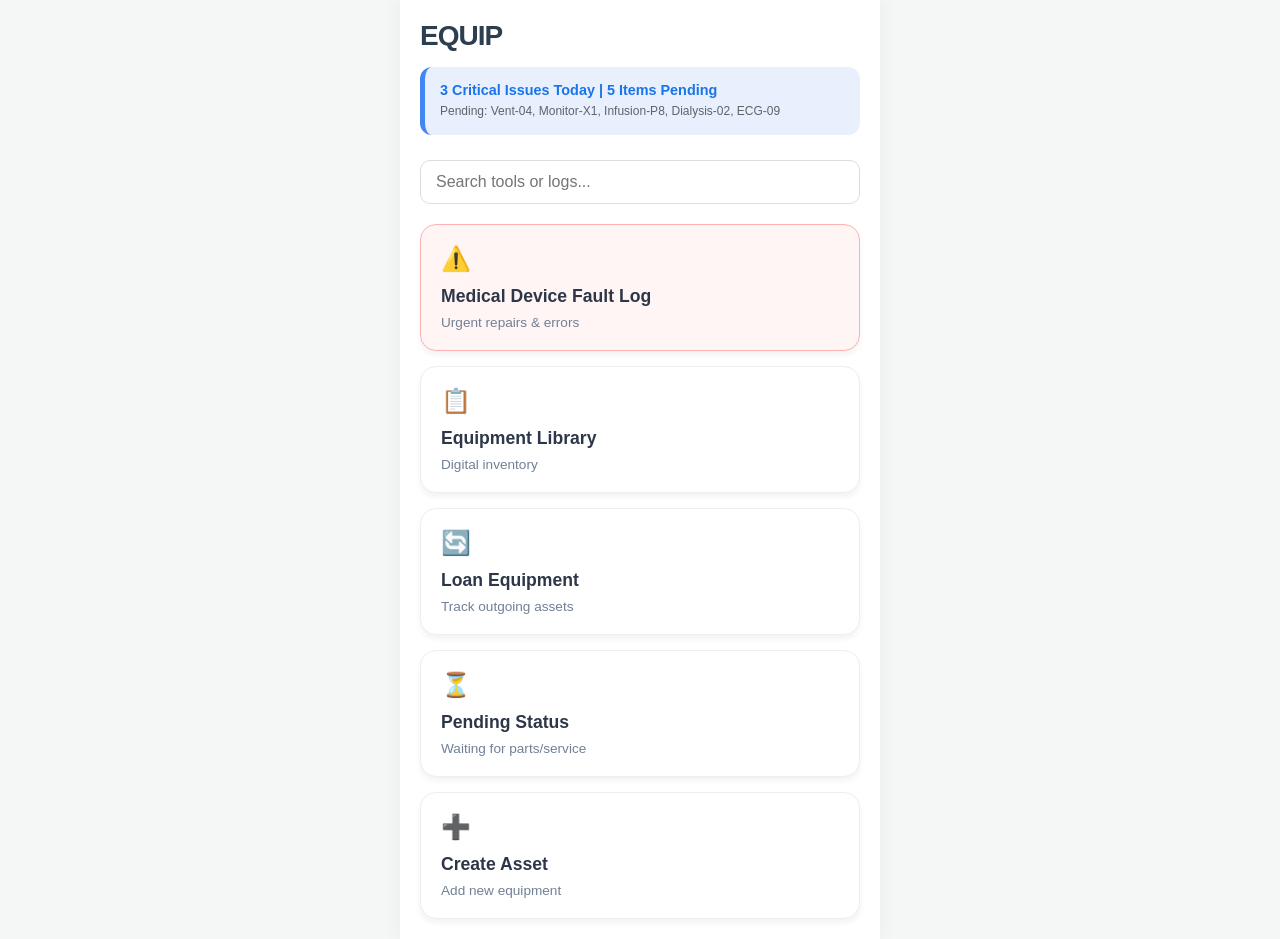
<file: index.html>
<!DOCTYPE html>
<html lang="en">
<head>
    <meta charset="UTF-8">
    <meta name="viewport" content="width=device-width, initial-scale=1.0">
    <title>EQUIP - Biomedical Dashboard</title>
    <link rel="stylesheet" href="style.css">
</head>
<body>

    <div class="app-container">
        <header>
            <h1>EQUIP</h1>
            <div class="status-bar">
                <p class="status-main">3 Critical Issues Today | 5 Items Pending</p>
                <p class="status-details">Pending: Vent-04, Monitor-X1, Infusion-P8, Dialysis-02, ECG-09</p>
            </div>
        </header>

        <section class="search-container">
            <input type="text" id="searchInput" placeholder="Search tools or logs..." onkeyup="filterCards()">
        </section>

        <main class="grid-container" id="cardGrid">
            
            <a href="fault_log.html" class="card critical" data-name="medical device fault log">
                <div class="icon">⚠️</div>
                <h3>Medical Device Fault Log</h3>
                <p>Urgent repairs & errors</p>
            </a>

           <a href="equipment.html" class="card">
    <div class="icon">📋</div>
    <h3>Equipment Library</h3>
    <p>Digital inventory</p>
</a>

            <a href="loan.html" class="card" data-name="loan equipment">
                <div class="icon">🔄</div>
                <h3>Loan Equipment</h3>
                <p>Track outgoing assets</p>
            </a>

            <a href="pending.html" class="card" data-name="pending status">
                <div class="icon">⏳</div>
                <h3>Pending Status</h3>
                <p>Waiting for parts/service</p>
            </a>

            <a href="create_asset.html" class="card" data-name="create asset">
                <div class="icon">➕</div>
                <h3>Create Asset</h3>
                <p>Add new equipment</p>
            </a>

        </main>
    </div>

    <script src="script.js"></script>
</body>
</html>
</file>
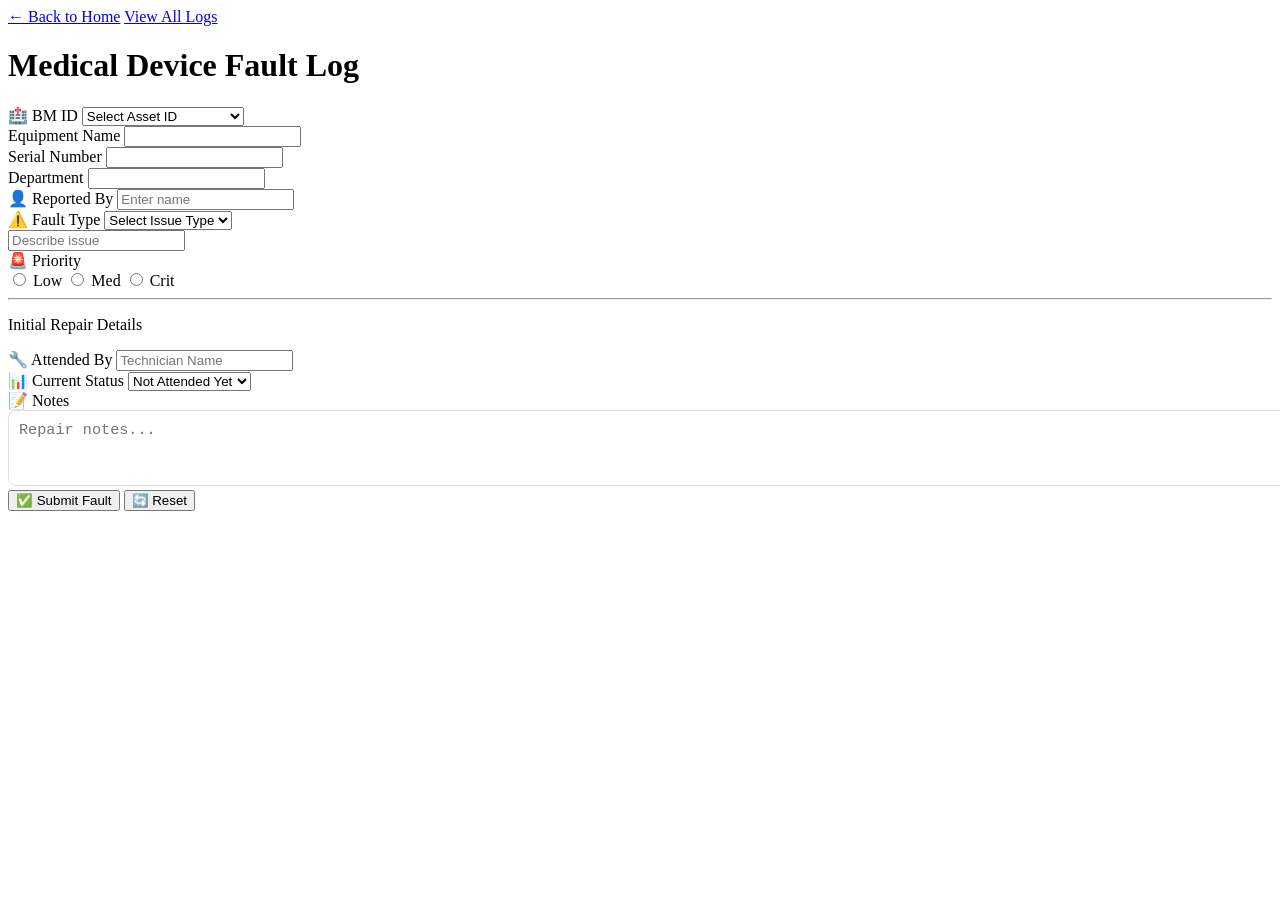
<file: fault_log.html>
<!DOCTYPE html>
<html lang="en">
<head>
    <meta charset="UTF-8">
    <meta name="viewport" content="width=device-width, initial-scale=1.0">
    <title>EQUIP - Fault Log</title>
    <link rel="stylesheet" href="fault_style.css">
</head>
<body>
    <div class="app-container">
        <header>
            <div class="header-top">
                <a href="index.html" class="back-btn">← Back to Home</a>
                <a href="view_logs.html" class="nav-link">View All Logs</a>
            </div>
            <h1>Medical Device Fault Log</h1>
        </header>

        <section class="form-container">
            <form id="faultForm">
                <div class="input-group">
                    <label for="bmId">🏥 BM ID</label>
                    <select id="bmId" required>
                        <option value="">Select Asset ID</option>
                        <option value="BM001">BM001 - Ventilator</option>
                        <option value="BM002">BM002 - Infusion Pump</option>
                        <option value="BM003">BM003 - ECG Machine</option>
                    </select>
                </div>

                <div class="readonly-grid">
                    <div class="input-group">
                        <label>Equipment Name</label>
                        <input type="text" id="equipName" readonly>
                    </div>
                    <div class="input-group">
                        <label>Serial Number</label>
                        <input type="text" id="serialNum" readonly>
                    </div>
                </div>

                <div class="input-group">
                    <label>Department</label>
                    <input type="text" id="dept" readonly>
                </div>

                <div class="input-group">
                    <label>👤 Reported By</label>
                    <input type="text" id="reportedBy" required placeholder="Enter name">
                </div>

                <div class="input-group">
                    <label for="faultType">⚠️ Fault Type</label>
                    <select id="faultType" required>
                        <option value="">Select Issue Type</option>
                        <option value="Power Issue">Power Issue</option>
                        <option value="Display Error">Display Error</option>
                        <option value="Alarm Failure">Alarm Failure</option>
                        <option value="Calibration Issue">Calibration Issue</option>
                        <option value="Other">Other</option>
                    </select>
                </div>

                <div class="input-group hidden" id="otherIssueContainer">
                    <input type="text" id="otherIssue" placeholder="Describe issue">
                </div>

                <div class="input-group">
                    <label>🚨 Priority</label>
                    <div class="priority-selector">
                        <label class="p-btn low"><input type="radio" name="priority" value="Low" required> Low</label>
                        <label class="p-btn med"><input type="radio" name="priority" value="Medium"> Med</label>
                        <label class="p-btn crit"><input type="radio" name="priority" value="Critical"> Crit</label>
                    </div>
                </div>

                <hr>
                <p class="section-divider">Initial Repair Details</p>

                <div class="input-group">
                    <label>🔧 Attended By</label>
                    <input type="text" id="attendedBy" placeholder="Technician Name">
                </div>

                <div class="input-group">
                    <label>📊 Current Status</label>
                    <select id="currentStatus">
                        <option value="Not Attended Yet">Not Attended Yet</option>
                        <option value="Incomplete">Incomplete</option>
                        <option value="Completed">Completed</option>
                    </select>
                </div>

                <div class="input-group">
                    <label>📝 Notes</label>
                    <textarea id="notes" rows="3" placeholder="Repair notes..."></textarea>
                </div>

                <div class="button-group">
                    <button type="submit" class="btn-submit">✅ Submit Fault</button>
                    <button type="reset" class="btn-reset" id="resetBtn">🔄 Reset</button>
                </div>
            </form>
        </section>
    </div>
    <script src="fault_script.js"></script>
</body>
</html>
</file>
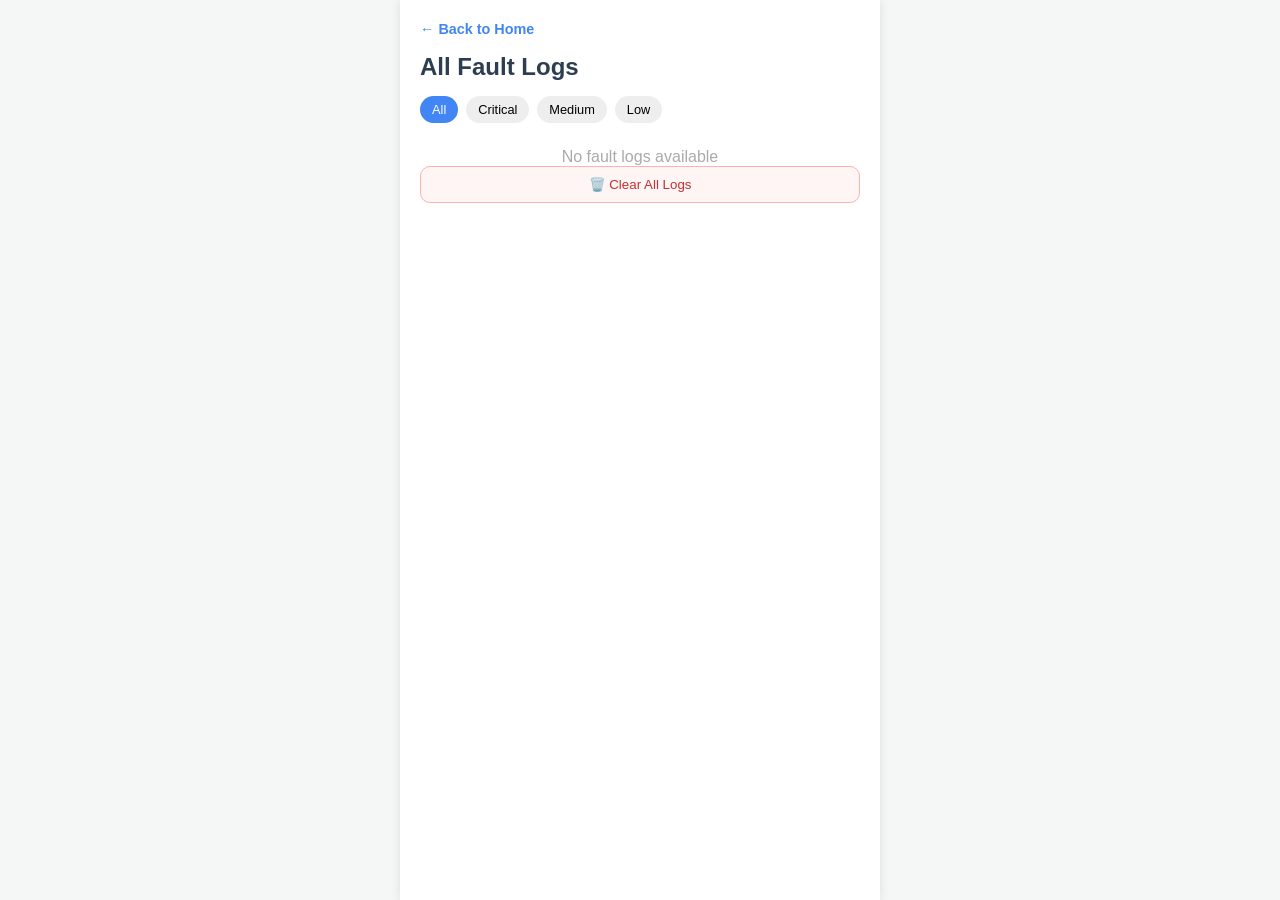
<file: view_logs.html>
<!DOCTYPE html>
<html lang="en">
<head>
    <meta charset="UTF-8">
    <meta name="viewport" content="width=device-width, initial-scale=1.0">
    <title>EQUIP - View Logs</title>
    <link rel="stylesheet" href="view_style.css">
</head>
<body>
    <div class="app-container">
        <header>
            <a href="index.html" class="back-btn">← Back to Home</a>
            <h1>All Fault Logs</h1>
            
            <div class="filter-bar">
                <button class="filter-btn active" data-filter="All">All</button>
                <button class="filter-btn" data-filter="Critical">Critical</button>
                <button class="filter-btn" data-filter="Medium">Medium</button>
                <button class="filter-btn" data-filter="Low">Low</button>
            </div>
        </header>

        <main id="logDisplayContainer">
            </main>

        <div class="footer-actions">
            <button id="clearAllBtn" class="btn-clear">🗑️ Clear All Logs</button>
        </div>
    </div>

    <div id="editModal" class="modal hidden">
        <div class="modal-content">
            <h3>Update Repair Status</h3>
            <input type="hidden" id="editId">
            <label>Attended By:</label>
            <input type="text" id="editAttendedBy">
            <label>Status:</label>
            <select id="editStatus">
                <option value="Not Attended Yet">Not Attended Yet</option>
                <option value="Incomplete">Incomplete</option>
                <option value="Completed">Completed</option>
            </select>
            <label>Notes:</label>
            <textarea id="editNotes"></textarea>
            <div class="modal-btns">
                <button onclick="saveEdit()" class="btn-submit">Save Changes</button>
                <button onclick="closeModal()" class="btn-reset">Cancel</button>
            </div>
        </div>
    </div>

    <script src="view_script.js"></script>
</body>
</html>
</file>
<file: style.css>
/* General Reset */
* {
    margin: 0;
    padding: 0;
    box-sizing: border-box;
    font-family: 'Segoe UI', Roboto, Helvetica, Arial, sans-serif;
}

body {
    background-color: #f4f7f6; /* Soft grey/off-white */
    color: #333;
    display: flex;
    justify-content: center;
    min-height: 100vh;
}

.app-container {
    width: 100%;
    max-width: 480px; /* Mobile style width */
    background-color: #ffffff;
    min-height: 100vh;
    padding: 20px;
    box-shadow: 0 0 20px rgba(0,0,0,0.05);
}

/* Header & Status */
header {
    margin-bottom: 25px;
}

h1 {
    font-size: 28px;
    font-weight: 800;
    color: #2c3e50;
    letter-spacing: -1px;
    margin-bottom: 15px;
}

.status-bar {
    background-color: #e8f0fe;
    padding: 15px;
    border-radius: 12px;
    border-left: 5px solid #4285f4;
}

.status-main {
    font-weight: bold;
    color: #1a73e8;
    margin-bottom: 5px;
    font-size: 0.9rem;
}

.status-details {
    font-size: 0.75rem;
    color: #5f6368;
    line-height: 1.4;
}

/* Search Bar */
.search-container {
    margin-bottom: 20px;
}

#searchInput {
    width: 100%;
    padding: 12px 15px;
    border-radius: 10px;
    border: 1px solid #ddd;
    outline: none;
    transition: 0.3s;
    font-size: 1rem;
}

#searchInput:focus {
    border-color: #4285f4;
    box-shadow: 0 0 8px rgba(66, 133, 244, 0.2);
}

/* Dashboard Grid */
.grid-container {
    display: grid;
    grid-template-columns: 1fr;
    gap: 15px;
}

/* Card Design */
.card {
    text-decoration: none;
    color: inherit;
    background: white;
    padding: 20px;
    border-radius: 16px;
    display: flex;
    flex-direction: column;
    gap: 8px;
    box-shadow: 0 4px 6px rgba(0,0,0,0.05);
    transition: transform 0.2s ease, box-shadow 0.2s ease;
    border: 1px solid #eee;
}

.card:hover {
    transform: scale(1.02);
    box-shadow: 0 8px 15px rgba(0,0,0,0.1);
}

.card:active {
    transform: scale(0.98);
}

.card.critical {
    background-color: #fff5f5;
    border: 1px solid #feb2b2;
}

.card.critical .icon {
    color: #e53e3e;
}

.icon {
    font-size: 24px;
    margin-bottom: 5px;
}

.card h3 {
    font-size: 1.1rem;
    color: #2d3748;
}

.card p {
    font-size: 0.85rem;
    color: #718096;
}
</file>
<file: fault_style.css>
/* ... [Previous CSS from above] ... */

.view-all-link {
    display: block;
    margin-top: 5px;
    font-size: 0.85rem;
    color: #4285f4;
    text-decoration: none;
    font-weight: bold;
}

textarea {
    width: 100%;
    padding: 10px;
    border-radius: 8px;
    border: 1px solid #ddd;
    font-size: 0.95rem;
    resize: none;
}

.log-card .status-badge {
    display: inline-block;
    padding: 2px 8px;
    border-radius: 4px;
    font-size: 0.7rem;
    font-weight: bold;
    text-transform: uppercase;
    background: #eee;
    margin-top: 5px;
}
</file>
<file: view_style.css>
* { margin: 0; padding: 0; box-sizing: border-box; font-family: 'Segoe UI', sans-serif; }
body { background: #f4f7f6; display: flex; justify-content: center; min-height: 100vh; }
.app-container { width: 100%; max-width: 480px; background: white; padding: 20px; box-shadow: 0 0 10px rgba(0,0,0,0.1); }

h1 { font-size: 1.5rem; margin: 15px 0; color: #2c3e50; }
.back-btn { text-decoration: none; color: #4285f4; font-weight: bold; font-size: 0.9rem; }

/* Filter Buttons */
.filter-bar { display: flex; gap: 8px; margin-bottom: 20px; overflow-x: auto; padding-bottom: 5px; }
.filter-btn { padding: 6px 12px; border: none; border-radius: 20px; background: #eee; cursor: pointer; font-size: 0.8rem; }
.filter-btn.active { background: #4285f4; color: white; }

/* Log Cards */
.log-card { background: #fff; border-radius: 12px; padding: 15px; margin-bottom: 15px; border: 1px solid #eee; border-left: 6px solid #ccc; box-shadow: 0 2px 4px rgba(0,0,0,0.05); }
.log-card.Critical { border-left-color: #e53e3e; }
.log-card.Medium { border-left-color: #dd6b20; }
.log-card.Low { border-left-color: #38a169; }

.log-card h4 { color: #2d3748; margin-bottom: 5px; }
.log-card p { font-size: 0.85rem; color: #4a5568; margin-bottom: 3px; }
.timestamp { font-size: 0.75rem; color: #a0aec0; margin-top: 10px; display: block; }

.btn-edit { background: #edf2f7; color: #2b6cb0; border: none; padding: 5px 10px; border-radius: 5px; cursor: pointer; font-size: 0.8rem; margin-top: 10px; }
.btn-clear { width: 100%; background: #fff5f5; color: #c53030; border: 1px solid #feb2b2; padding: 10px; border-radius: 10px; cursor: pointer; }

/* Modal */
.modal { position: fixed; top: 0; left: 0; width: 100%; height: 100%; background: rgba(0,0,0,0.5); display: flex; align-items: center; justify-content: center; }
.modal-content { background: white; padding: 20px; border-radius: 15px; width: 90%; max-width: 400px; }
.modal.hidden { display: none; }
.modal-content label { display: block; margin-top: 10px; font-weight: bold; font-size: 0.8rem; }
.modal-content input, .modal-content select, .modal-content textarea { width: 100%; padding: 8px; margin-top: 5px; border-radius: 5px; border: 1px solid #ddd; }
.modal-btns { display: flex; gap: 10px; margin-top: 15px; }
</file>
